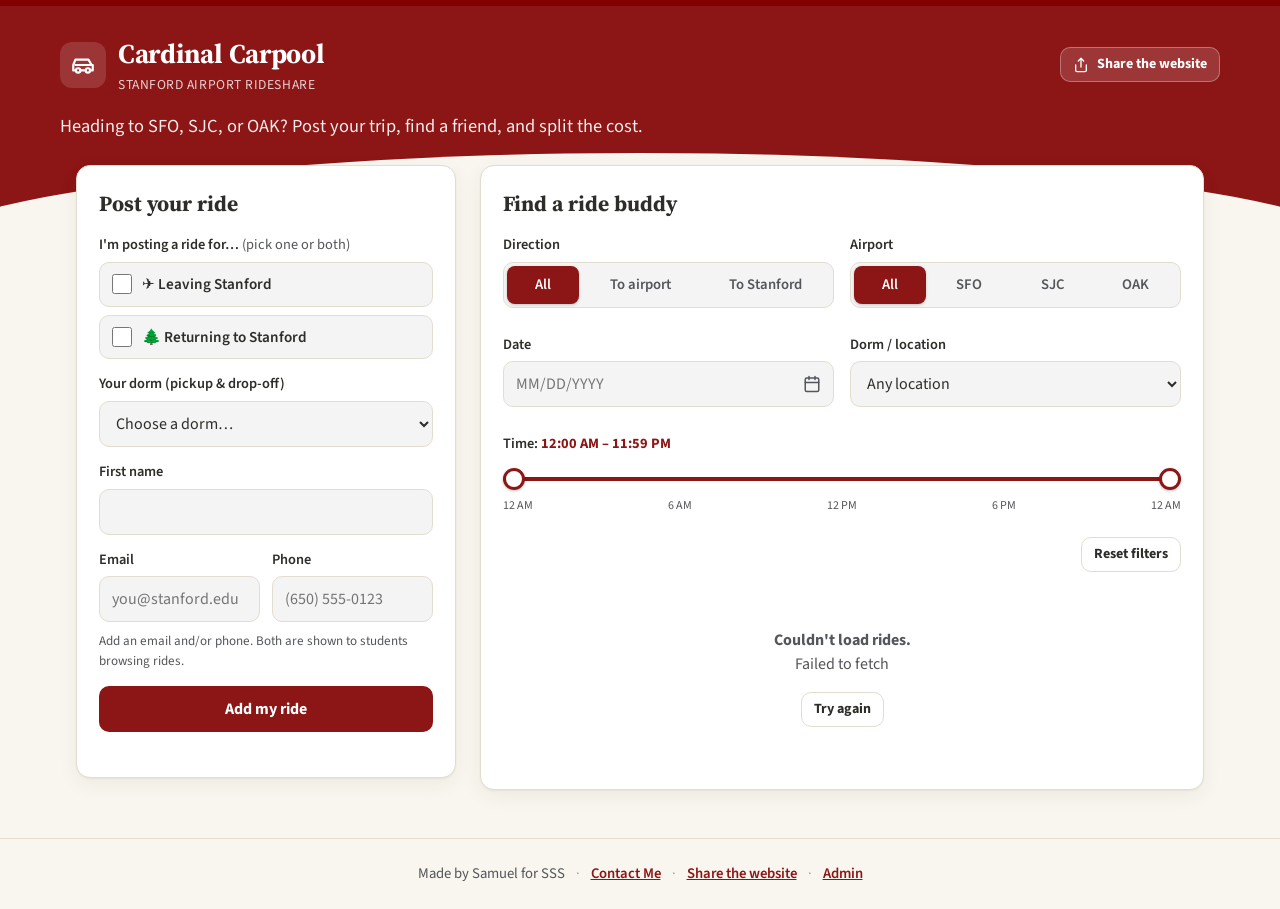
<file: index.html>
<!doctype html>
<html lang="en">
<head>
  <meta charset="utf-8">
  <meta name="viewport" content="width=device-width, initial-scale=1">
  <title>Cardinal Carpool</title>
  <meta name="description" content="Find a Stanford student to share a ride to or from SFO, SJC, or OAK.">
  <meta property="og:title" content="Cardinal Carpool">
  <meta property="og:description" content="Find a Stanford student to share a ride to or from SFO, SJC, or OAK.">
  <meta name="theme-color" content="#8c1515">
  <link rel="icon" href="data:image/svg+xml,<svg xmlns='http://www.w3.org/2000/svg' viewBox='0 0 100 100'><rect width='100' height='100' rx='22' fill='%238c1515'/><text x='50' y='68' font-size='56' text-anchor='middle'>🚗</text></svg>">
  <link rel="preconnect" href="https://fonts.googleapis.com">
  <link rel="preconnect" href="https://fonts.gstatic.com" crossorigin>
  <link href="https://fonts.googleapis.com/css2?family=Source+Sans+3:wght@400;600;700&family=Source+Serif+4:opsz,wght@8..60,600;8..60,700&display=swap" rel="stylesheet">
  <link rel="stylesheet" href="css/styles.css?v=202610181726">
</head>
<body>
  <header class="site-header">
    <div class="header-inner">
      <div class="brand-row">
        <div class="brand">
          <button class="logo" id="logo" type="button" aria-label="Cardinal Carpool">
            <svg width="26" height="26" viewBox="0 0 24 24" fill="none" stroke="currentColor" stroke-width="2" stroke-linecap="round" stroke-linejoin="round" aria-hidden="true"><path d="M5 17h-2v-5l2-5h12l3 5h1v5h-2"/><circle cx="7.5" cy="17" r="2"/><circle cx="16.5" cy="17" r="2"/><path d="M9.5 17h5M5 12h15"/></svg>
          </button>
          <div>
            <h1>Cardinal Carpool</h1>
            <small>Stanford airport rideshare</small>
          </div>
        </div>
        <div class="header-actions">
          <button class="btn btn-light btn-sm" type="button" data-share>
            <svg width="16" height="16" viewBox="0 0 24 24" fill="none" stroke="currentColor" stroke-width="2" stroke-linecap="round" stroke-linejoin="round" aria-hidden="true"><path d="M4 12v8a2 2 0 0 0 2 2h12a2 2 0 0 0 2-2v-8"/><path d="M16 6l-4-4-4 4"/><path d="M12 2v13"/></svg>
            Share the website
          </button>
        </div>
      </div>
      <p class="tagline">Heading to SFO, SJC, or OAK? Post your trip, find a friend, and split the cost.</p>
    </div>
  </header>

  <main>
    <div id="demoNote" class="demo-note" hidden>
      <strong>Demo mode:</strong> no backend is connected yet, so rides are saved only in this browser.
    </div>

    <section class="card matches-card" id="matchesCard" aria-labelledby="matchesTitle" hidden>
      <div class="matches-head">
        <div>
          <h2 id="matchesTitle">Your matches</h2>
          <p class="sub" id="matchesSub">Rides near the trips you posted from this browser.</p>
        </div>
        <button class="btn btn-ghost btn-sm" type="button" data-share>Invite friends</button>
      </div>
      <div id="matchesList"></div>
    </section>

    <div class="layout">
      <!-- Post a ride -->
      <section class="card" id="postCard" aria-labelledby="postTitle">
        <div class="editing-banner">
          <span>Editing your ride</span>
          <button class="link-btn" type="button" id="cancelEdit">Cancel</button>
        </div>
        <h2 id="postTitle">Post your ride</h2>

        <form id="rideForm" novalidate>
          <div class="field">
            <span class="label">I'm posting a ride for… <span class="label-note">(pick one or both)</span></span>
            <div class="check-options" role="group" aria-label="Direction">
              <label class="check-option"><input type="checkbox" name="dir" value="to"><span>✈️ Leaving Stanford</span></label>
              <label class="check-option"><input type="checkbox" name="dir" value="from"><span>🌲 Returning to Stanford</span></label>
            </div>
          </div>

          <fieldset class="trip" id="trip-to" hidden>
            <legend>Departure: Stanford → airport</legend>
            <div class="field">
              <span class="label">Airport</span>
              <div class="segmented" role="radiogroup" aria-label="Departure: Stanford → airport airport">
                <label><input type="radio" name="to_airport" value="SFO" checked><span>SFO</span></label>
                <label><input type="radio" name="to_airport" value="SJC"><span>SJC</span></label>
                <label><input type="radio" name="to_airport" value="OAK"><span>OAK</span></label>
              </div>
            </div>
            <div class="row-2">
              <div class="field">
                <label for="to_date">Date</label>
                <div class="date-wrap" data-date-field>
                  <input type="text" id="to_date" name="to_date" placeholder="MM/DD/YYYY" inputmode="numeric" autocomplete="off" maxlength="10">
                  <button type="button" class="cal-btn" aria-label="Open calendar">
                  <svg width="18" height="18" viewBox="0 0 24 24" fill="none" stroke="currentColor" stroke-width="2" stroke-linecap="round" aria-hidden="true"><rect x="3" y="4" width="18" height="18" rx="2"/><path d="M16 2v4M8 2v4M3 10h18"/></svg>
                </button>
                <input type="date" tabindex="-1" aria-hidden="true">
                </div>
              </div>
              <div class="field">
                <label for="to_time">Leaving Stanford at</label>
                <input type="time" id="to_time" name="to_time">
              </div>
            </div>
            <div class="field">
              <label for="to_airline">Airline</label>
              <input type="text" id="to_airline" name="to_airline" list="airlineList" placeholder="e.g. United" autocomplete="off">
            </div>
            <div class="notify-box flex-box">
              <span class="label">🤝 I'm flexible: I could leave Stanford</span>
              <div class="flex-pairs">
                <label class="flex-pair"><select id="to_matchBefore" name="to_matchBefore" aria-label="How much earlier">
                  <option value="0">0 min</option>
                  <option value="15">15 min</option>
                  <option value="30">30 min</option>
                  <option value="45">45 min</option>
                  <option value="60" selected>1 hour</option>
                  <option value="90">1.5 hours</option>
                  <option value="120">2 hours</option>
                  <option value="150">2.5 hours</option>
                  <option value="180">3 hours</option>
                  <option value="210">3.5 hours</option>
                  <option value="240">4 hours</option>
                  <option value="270">4.5 hours</option>
                </select><span>earlier</span></label>
                <label class="flex-pair"><select id="to_matchAfter" name="to_matchAfter" aria-label="How much later">
                  <option value="0">0 min</option>
                  <option value="15" selected>15 min</option>
                  <option value="30">30 min</option>
                  <option value="45">45 min</option>
                  <option value="60">1 hour</option>
                  <option value="90">1.5 hours</option>
                  <option value="120">2 hours</option>
                  <option value="150">2.5 hours</option>
                  <option value="180">3 hours</option>
                  <option value="210">3.5 hours</option>
                  <option value="240">4 hours</option>
                  <option value="270">4.5 hours</option>
                </select><span>later</span></label>
              </div>
            </div>
          </fieldset>

          <fieldset class="trip" id="trip-from" hidden>
            <legend>Return: airport → Stanford</legend>
            <div class="field">
              <span class="label">Airport</span>
              <div class="segmented" role="radiogroup" aria-label="Return: airport → Stanford airport">
                <label><input type="radio" name="from_airport" value="SFO" checked><span>SFO</span></label>
                <label><input type="radio" name="from_airport" value="SJC"><span>SJC</span></label>
                <label><input type="radio" name="from_airport" value="OAK"><span>OAK</span></label>
              </div>
            </div>
            <div class="row-2">
              <div class="field">
                <label for="from_date">Date</label>
                <div class="date-wrap" data-date-field>
                  <input type="text" id="from_date" name="from_date" placeholder="MM/DD/YYYY" inputmode="numeric" autocomplete="off" maxlength="10">
                  <button type="button" class="cal-btn" aria-label="Open calendar">
                  <svg width="18" height="18" viewBox="0 0 24 24" fill="none" stroke="currentColor" stroke-width="2" stroke-linecap="round" aria-hidden="true"><rect x="3" y="4" width="18" height="18" rx="2"/><path d="M16 2v4M8 2v4M3 10h18"/></svg>
                </button>
                <input type="date" tabindex="-1" aria-hidden="true">
                </div>
              </div>
              <div class="field">
                <label for="from_time">Leaving the airport at</label>
                <input type="time" id="from_time" name="from_time">
              </div>
            </div>
            <div class="field">
              <label for="from_airline">Airline</label>
              <input type="text" id="from_airline" name="from_airline" list="airlineList" placeholder="e.g. United" autocomplete="off">
            </div>
            <div class="notify-box flex-box">
              <span class="label">🤝 I'm flexible: I could leave the airport</span>
              <div class="flex-pairs">
                <label class="flex-pair"><select id="from_matchBefore" name="from_matchBefore" aria-label="How much earlier">
                  <option value="0">0 min</option>
                  <option value="15" selected>15 min</option>
                  <option value="30">30 min</option>
                  <option value="45">45 min</option>
                  <option value="60">1 hour</option>
                  <option value="90">1.5 hours</option>
                  <option value="120">2 hours</option>
                  <option value="150">2.5 hours</option>
                  <option value="180">3 hours</option>
                  <option value="210">3.5 hours</option>
                  <option value="240">4 hours</option>
                  <option value="270">4.5 hours</option>
                </select><span>earlier</span></label>
                <label class="flex-pair"><select id="from_matchAfter" name="from_matchAfter" aria-label="How much later">
                  <option value="0">0 min</option>
                  <option value="15">15 min</option>
                  <option value="30">30 min</option>
                  <option value="45">45 min</option>
                  <option value="60" selected>1 hour</option>
                  <option value="90">1.5 hours</option>
                  <option value="120">2 hours</option>
                  <option value="150">2.5 hours</option>
                  <option value="180">3 hours</option>
                  <option value="210">3.5 hours</option>
                  <option value="240">4 hours</option>
                  <option value="270">4.5 hours</option>
                </select><span>later</span></label>
              </div>
            </div>
          </fieldset>
          <datalist id="airlineList"></datalist>

          <div class="field">
            <label for="location" id="locationLabel">Pickup location</label>
            <select id="location" name="location" required></select>
          </div>
          <div class="field" id="otherField" hidden>
            <label for="locationOther">Where exactly?</label>
            <input type="text" id="locationOther" name="locationOther" maxlength="80" placeholder="e.g. Escondido Village Studio 5">
          </div>

          <div class="field">
            <label for="firstName">First name</label>
            <input type="text" id="firstName" name="firstName" maxlength="40" autocomplete="given-name" required>
          </div>
          <div class="row-2">
            <div class="field">
              <label for="email">Email</label>
              <input type="email" id="email" name="email" maxlength="120" autocomplete="email" placeholder="you@stanford.edu">
            </div>
            <div class="field">
              <label for="phone">Phone</label>
              <input type="tel" id="phone" name="phone" maxlength="30" autocomplete="tel" placeholder="(650) 555-0123">
            </div>
          </div>
          <p class="hint" style="margin:-4px 0 14px;font-size:.82rem;color:var(--muted)">Add an email and/or phone. Both are shown to students browsing rides.</p>

          <button class="btn btn-primary btn-block" type="submit" id="submitBtn">Add my ride</button>
          <p class="form-error" id="formError" role="alert"></p>
        </form>
      </section>

      <!-- Browse rides -->
      <section class="card" aria-labelledby="findTitle">
        <h2 id="findTitle">Find a ride buddy</h2>

        <div class="filters">
          <div class="field">
            <span class="label">Direction</span>
            <div class="segmented" role="radiogroup" aria-label="Filter direction">
              <label><input type="radio" name="fDirection" value="" checked><span>All</span></label>
              <label><input type="radio" name="fDirection" value="to"><span>To airport</span></label>
              <label><input type="radio" name="fDirection" value="from"><span>To Stanford</span></label>
            </div>
          </div>
          <div class="field">
            <span class="label">Airport</span>
            <div class="segmented" role="radiogroup" aria-label="Filter airport">
              <label><input type="radio" name="fAirport" value="" checked><span>All</span></label>
              <label><input type="radio" name="fAirport" value="SFO"><span>SFO</span></label>
              <label><input type="radio" name="fAirport" value="SJC"><span>SJC</span></label>
              <label><input type="radio" name="fAirport" value="OAK"><span>OAK</span></label>
            </div>
          </div>
          <div class="field">
            <label for="fDate">Date</label>
            <div class="date-wrap" data-date-field>
              <input type="text" id="fDate" placeholder="MM/DD/YYYY" inputmode="numeric" autocomplete="off" maxlength="10">
              <button type="button" class="cal-btn" aria-label="Open calendar">
                <svg width="18" height="18" viewBox="0 0 24 24" fill="none" stroke="currentColor" stroke-width="2" stroke-linecap="round" aria-hidden="true"><rect x="3" y="4" width="18" height="18" rx="2"/><path d="M16 2v4M8 2v4M3 10h18"/></svg>
              </button>
              <input type="date" tabindex="-1" aria-hidden="true">
            </div>
          </div>
          <div class="field">
            <label for="fLocation">Dorm / location</label>
            <select id="fLocation"></select>
          </div>
          <div class="field full">
            <span class="label">Time: <span class="range-label" id="rangeLabel">12:00 AM – 11:59 PM</span></span>
            <div class="range" id="timeRange">
              <div class="range-track"></div>
              <div class="range-fill" id="rangeFill"></div>
              <input type="range" id="tMin" min="0" max="1440" step="15" value="0" aria-label="Earliest time">
              <input type="range" id="tMax" min="0" max="1440" step="15" value="1440" aria-label="Latest time">
            </div>
            <div class="range-ticks"><span>12 AM</span><span>6 AM</span><span>12 PM</span><span>6 PM</span><span>12 AM</span></div>
          </div>
        </div>

        <div class="filter-bar">
          <span class="count" id="count" aria-live="polite"></span>
          <div style="display:flex;gap:8px;flex-wrap:wrap">
            <button class="btn btn-ghost btn-sm" type="button" id="resetFilters">Reset filters</button>
          </div>
        </div>

        <div id="list"><div class="loading">Loading rides…</div></div>
      </section>
    </div>
  </main>

  <footer class="site-footer">
    Made by Samuel for SSS
    <span class="dot">·</span>
    <a href="mailto:sdesai05@stanford.edu?subject=Cardinal%20Carpool">Contact Me</a>
    <span class="dot">·</span>
    <button class="link-btn" type="button" data-share>Share the website</button>
    <span class="dot">·</span>
    <a href="admin.html">Admin</a>
  </footer>

  <dialog id="shareDialog" aria-labelledby="shareTitle"></dialog>
  <div class="toast-wrap" id="toasts" aria-live="polite"></div>

  <script src="js/config.js?v=202610181726"></script>
  <script src="js/api.js?v=202610181726"></script>
  <script src="js/ui.js?v=202610181726"></script>
  <script src="js/eggs.js?v=202610181726"></script>
  <script src="js/app.js?v=202610181726"></script>
</body>
</html>
</file>
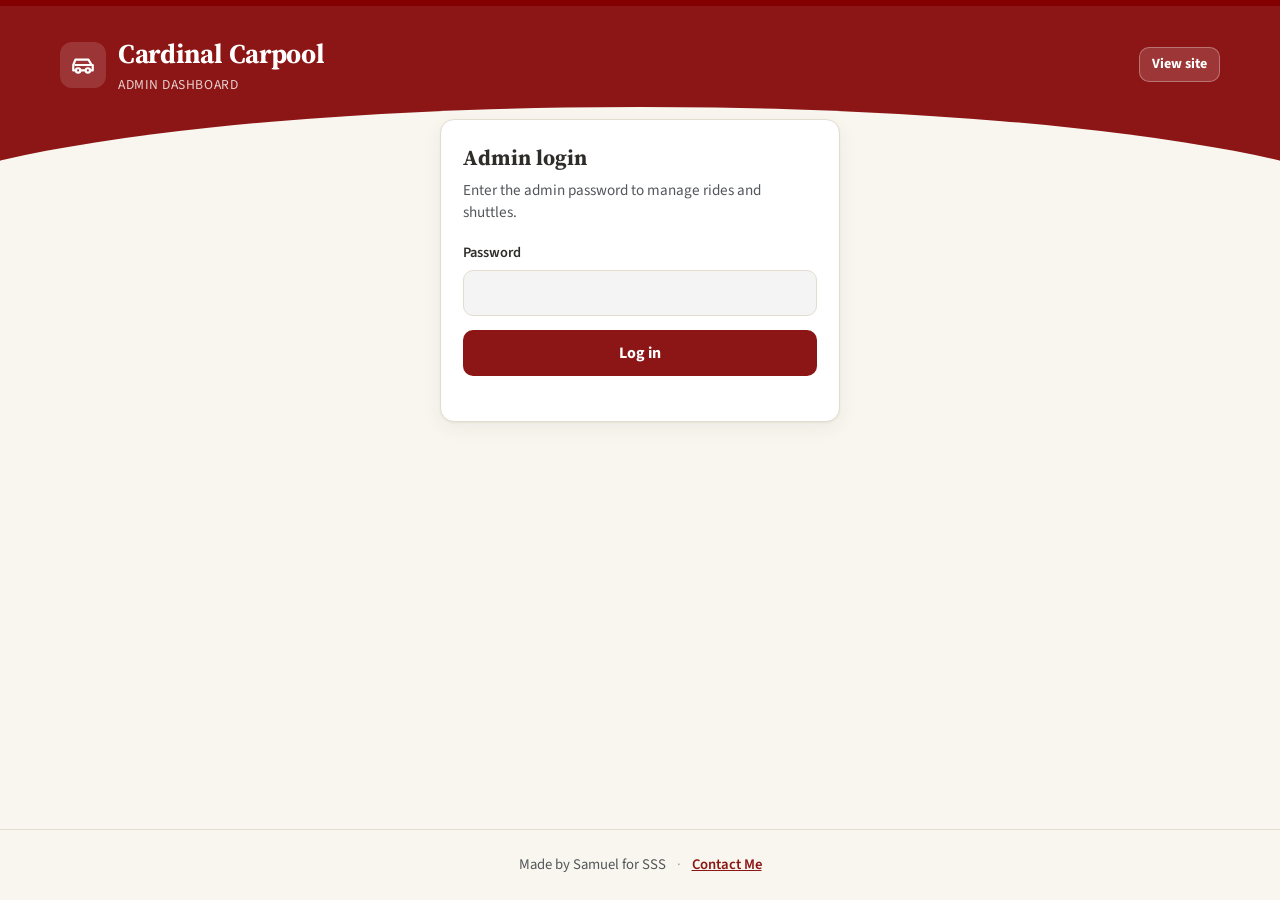
<file: admin.html>
<!doctype html>
<html lang="en">
<head>
  <meta charset="utf-8">
  <meta name="viewport" content="width=device-width, initial-scale=1">
  <title>Carpool Admin</title>
  <meta name="robots" content="noindex">
  <meta name="theme-color" content="#8c1515">
  <link rel="icon" href="data:image/svg+xml,<svg xmlns='http://www.w3.org/2000/svg' viewBox='0 0 100 100'><rect width='100' height='100' rx='22' fill='%238c1515'/><text x='50' y='68' font-size='56' text-anchor='middle'>🚗</text></svg>">
  <link rel="preconnect" href="https://fonts.googleapis.com">
  <link rel="preconnect" href="https://fonts.gstatic.com" crossorigin>
  <link href="https://fonts.googleapis.com/css2?family=Source+Sans+3:wght@400;600;700&family=Source+Serif+4:opsz,wght@8..60,600;8..60,700&display=swap" rel="stylesheet">
  <link rel="stylesheet" href="css/styles.css?v=202610181726">
</head>
<body>
  <header class="site-header">
    <div class="header-inner">
      <div class="brand-row">
        <a class="brand" href="./">
          <span class="logo" aria-hidden="true">
            <svg width="26" height="26" viewBox="0 0 24 24" fill="none" stroke="currentColor" stroke-width="2" stroke-linecap="round" stroke-linejoin="round"><path d="M5 17h-2v-5l2-5h12l3 5h1v5h-2"/><circle cx="7.5" cy="17" r="2"/><circle cx="16.5" cy="17" r="2"/><path d="M9.5 17h5M5 12h15"/></svg>
          </span>
          <div>
            <h1>Cardinal Carpool</h1>
            <small>Admin dashboard</small>
          </div>
        </a>
        <div class="header-actions">
          <a class="btn btn-light btn-sm" href="./">View site</a>
          <button class="btn btn-light btn-sm" type="button" id="logout" hidden>Log out</button>
        </div>
      </div>
    </div>
  </header>

  <main>
    <div id="demoNote" class="demo-note" hidden>
      <strong>Demo mode:</strong> no backend is connected, so data lives in this browser and nothing is shared with other people.
    </div>

    <!-- Login -->
    <section class="card login-card" id="loginCard">
      <h2>Admin login</h2>
      <p class="sub">Enter the admin password to manage rides and shuttles.</p>
      <form id="loginForm">
        <div class="field">
          <label for="password">Password</label>
          <input type="password" id="password" autocomplete="current-password" required>
        </div>
        <button class="btn btn-primary btn-block" type="submit">Log in</button>
        <p class="form-error" id="loginError" role="alert"></p>
      </form>
    </section>

    <!-- Dashboard -->
    <div id="dash" hidden>
      <div class="stats">
        <div class="stat"><b id="statRides">0</b><span>Upcoming rides</span></div>
        <div class="stat"><b id="statShuttles">0</b><span>Upcoming shuttles</span></div>
      </div>

      <div class="admin-grid">
        <div>
          <section class="card">
            <h2>Add a $5 shuttle</h2>
            <p class="sub">Shuttles appear on the ride list with a "Reserve a seat" button that opens your order form.</p>
            <form id="shuttleForm" novalidate>
              <div class="field">
                <span class="label">Direction</span>
                <div class="segmented">
                  <label><input type="radio" name="direction" value="to" checked><span>To airport</span></label>
                  <label><input type="radio" name="direction" value="from"><span>To Stanford</span></label>
                </div>
              </div>
              <div class="field">
                <span class="label">Airport</span>
                <div class="segmented">
                  <label><input type="radio" name="airport" value="SFO" checked><span>SFO</span></label>
                  <label><input type="radio" name="airport" value="SJC"><span>SJC</span></label>
                  <label><input type="radio" name="airport" value="OAK"><span>OAK</span></label>
                </div>
              </div>
              <div class="row-2">
                <div class="field">
                  <label for="sDate">Date</label>
                  <div class="date-wrap" data-date-field>
                    <input type="text" id="sDate" name="date" placeholder="MM/DD/YYYY" inputmode="numeric" autocomplete="off" maxlength="10">
                    <button type="button" class="cal-btn" aria-label="Open calendar">
                      <svg width="18" height="18" viewBox="0 0 24 24" fill="none" stroke="currentColor" stroke-width="2" stroke-linecap="round" aria-hidden="true"><rect x="3" y="4" width="18" height="18" rx="2"/><path d="M16 2v4M8 2v4M3 10h18"/></svg>
                    </button>
                    <input type="date" tabindex="-1" aria-hidden="true">
                  </div>
                </div>
                <div class="field">
                  <label for="sTime">Departure time</label>
                  <input type="time" id="sTime" name="time">
                </div>
              </div>
              <div class="field">
                <label for="sLocation">Pickup / drop-off location</label>
                <select id="sLocation" name="location"></select>
              </div>
              <div class="field" id="sOtherField" hidden>
                <label for="sLocationOther">Where exactly?</label>
                <input type="text" id="sLocationOther" name="locationOther" maxlength="80">
              </div>
              <div class="field">
                <label for="sOrderUrl">Order form link</label>
                <input type="url" id="sOrderUrl" name="orderUrl" placeholder="https://forms.gle/…">
                <div class="hint">Riders reserve and pay through this form.</div>
              </div>
              <div class="field">
                <label for="sNotes">Notes (optional)</label>
                <textarea id="sNotes" name="notes" maxlength="300" placeholder="e.g. 12 seats · meet at the Tresidder bus stop"></textarea>
              </div>
              <button class="btn btn-primary btn-block" type="submit" id="shuttleBtn">Add shuttle</button>
              <p class="form-error" id="shuttleError" role="alert"></p>
            </form>
          </section>

          <section class="card section-gap">
            <h2>Export</h2>
            <p class="sub">Download CSVs for a mail merge (Gmail, Outlook, Word, YAMM, etc.). Only upcoming rides are included.</p>
            <button class="btn btn-ghost btn-block" type="button" id="exportEmails">Export all emails (.csv)</button>
            <p class="count" style="margin:6px 0 14px">One row per email address, with first name and number of trips.</p>
            <button class="btn btn-primary btn-block" type="button" id="exportMatches">Export riders with a match (.csv)</button>
            <p class="count" style="margin:6px 0 0">One row per trip that has another rider or shuttle to the <strong>same airport</strong>, same direction, within <strong>±30 min</strong>. The closest match is described like "15 minutes before" or "10 minutes after".</p>
            <p class="count" id="exportResult" style="margin:8px 0 0"></p>
          </section>
        </div>

        <section class="card">
          <div class="filter-bar" style="margin:0 0 8px">
            <h2 style="margin:0">All rides</h2>
            <label class="count" style="display:flex;gap:6px;align-items:center"><input type="checkbox" id="showPast"> Show past rides</label>
          </div>
          <div class="table-wrap">
            <table>
              <thead>
                <tr><th>When</th><th>Trip</th><th>Who</th><th>Location</th><th>Contact</th><th></th></tr>
              </thead>
              <tbody id="rideRows"></tbody>
            </table>
          </div>
        </section>
      </div>
    </div>
  </main>

  <footer class="site-footer">
    Made by Samuel for SSS
    <span class="dot">·</span>
    <a href="mailto:sdesai05@stanford.edu?subject=Cardinal%20Carpool">Contact Me</a>
  </footer>

  <dialog id="shareDialog"></dialog>
  <div class="toast-wrap" id="toasts" aria-live="polite"></div>

  <script src="js/config.js?v=202610181726"></script>
  <script src="js/api.js?v=202610181726"></script>
  <script src="js/ui.js?v=202610181726"></script>
  <script src="js/admin.js?v=202610181726"></script>
</body>
</html>
</file>
<file: css/styles.css>
:root {
  /* Stanford identity palette — identity.stanford.edu/design-elements/color */
  --stanford-cardinal: #8c1515;        /* Cardinal Red */
  --stanford-cardinal-dark: #820000;   /* Cardinal Dark */
  --stanford-cardinal-bright: #b1040e; /* Cardinal Bright */
  --stanford-white: #ffffff;
  --stanford-black: #2e2d29;           /* Process Black */
  --stanford-cool-grey: #53565a;
  --stanford-fog: #f4f4f4;
  --stanford-light-sandstone: #f9f6ef;
  --stanford-sandstone: #d2c295;
  --stanford-stone: #7f7776;
  --stanford-palo-alto: #175e54;       /* accent: green */
  --stanford-poppy: #e98300;           /* accent: orange */
  --stanford-sky: #4298b5;             /* accent: blue */
  --stanford-illuminating: #fedd5c;    /* accent: yellow */

  --cardinal: var(--stanford-cardinal);
  --cardinal-dark: var(--stanford-cardinal-dark);
  --cardinal-soft: #f6eaea;
  --accent: var(--stanford-cardinal);
  --bg: var(--stanford-light-sandstone);
  --surface: var(--stanford-white);
  --surface-2: var(--stanford-fog);
  --text: var(--stanford-black);
  --muted: var(--stanford-cool-grey);
  --border: #e3ddd0;
  --success: var(--stanford-palo-alto);
  --success-soft: #e3efec;
  --gold: #a35c00;
  --gold-soft: #fdf0dc;
  --mine: var(--stanford-poppy);
  --shadow: 0 1px 2px rgba(46, 45, 41, 0.06), 0 6px 20px rgba(46, 45, 41, 0.06);
  --radius: 14px;
  --font: 'Source Sans 3', system-ui, -apple-system, 'Segoe UI', sans-serif;
  --font-serif: 'Source Serif 4', Georgia, 'Times New Roman', serif;
  color-scheme: light;
}

@media (prefers-color-scheme: dark) {
  :root:not([data-theme='light']) {
    --accent: #e86a6a;
    --cardinal-soft: #3a1f1f;
    --bg: #1c1b19;
    --surface: #2e2d29;
    --surface-2: #3a3935;
    --text: #f4f4f4;
    --muted: #b6b1a9;
    --border: #4a4843;
    --success: #6fbfae;
    --success-soft: #1d3330;
    --gold: #f5a93a;
    --gold-soft: #3d2c14;
    --shadow: 0 1px 2px rgba(0, 0, 0, 0.3), 0 6px 20px rgba(0, 0, 0, 0.25);
    color-scheme: dark;
  }
}

* { box-sizing: border-box; }
html { -webkit-text-size-adjust: 100%; }
body {
  margin: 0;
  font-family: var(--font);
  font-size: 16px;
  line-height: 1.5;
  color: var(--text);
  background: var(--bg);
  min-height: 100vh;
  display: flex;
  flex-direction: column;
}
a { color: var(--accent); }
button, input, select, textarea { font: inherit; color: inherit; }
[hidden] { display: none !important; }
.sr-only { position: absolute; width: 1px; height: 1px; overflow: hidden; clip: rect(0 0 0 0); white-space: nowrap; }

/* ---------- header ---------- */
.site-header {
  background: var(--stanford-cardinal);
  border-top: 6px solid var(--stanford-cardinal-dark);
  color: #fff;
  padding: 28px 16px 72px;
  position: relative;
  overflow: hidden;
}
.site-header::after {
  content: '';
  position: absolute;
  inset: auto -10% -60px -10%;
  height: 120px;
  background: var(--bg);
  border-radius: 50% 50% 0 0 / 100% 100% 0 0;
}
.header-inner { max-width: 1160px; margin: 0 auto; position: relative; z-index: 1; }
.brand-row { display: flex; align-items: center; justify-content: space-between; gap: 12px; flex-wrap: wrap; }
.brand { display: flex; align-items: center; gap: 12px; text-decoration: none; color: inherit; }
.logo {
  width: 46px; height: 46px; border-radius: 12px; background: rgba(255, 255, 255, 0.14);
  display: grid; place-items: center; cursor: pointer; border: 0; padding: 0; color: #fff;
  transition: transform 0.15s;
}
.logo:active { transform: scale(0.92); }
.brand h1 { margin: 0; font-family: var(--font-serif); font-size: 1.7rem; font-weight: 700; letter-spacing: -0.01em; }
.brand small { display: block; font-size: 0.85rem; opacity: 0.8; font-weight: 400; letter-spacing: 0.04em; text-transform: uppercase; }
.tagline { margin: 18px 0 0; font-size: 1.15rem; max-width: 620px; opacity: 0.92; }
.header-actions { display: flex; gap: 8px; }

/* ---------- layout ---------- */
main { flex: 1; width: 100%; max-width: 1160px; margin: -48px auto 0; padding: 0 16px 48px; position: relative; z-index: 2; }
.layout { display: grid; grid-template-columns: 380px minmax(0, 1fr); gap: 24px; align-items: start; }
@media (max-width: 900px) { .layout { grid-template-columns: minmax(0, 1fr); } }

.card {
  background: var(--surface);
  border: 1px solid var(--border);
  border-radius: var(--radius);
  box-shadow: var(--shadow);
  padding: 22px;
}
.card h2 { margin: 0 0 14px; font-family: var(--font-serif); font-size: 1.35rem; }
.card h2 + .sub { margin-top: -10px; }
.card .sub { margin: 0 0 18px; color: var(--muted); font-size: 0.95rem; }
.sticky { position: sticky; top: 16px; }
@media (max-width: 900px) { .sticky { position: static; } }

/* ---------- forms ---------- */
.field { margin-bottom: 14px; }
.field > label, .field > .label { display: block; font-weight: 600; font-size: 0.9rem; margin-bottom: 6px; }
.field .hint { font-size: 0.82rem; color: var(--muted); margin-top: 4px; }
.row-2 { display: grid; grid-template-columns: 1fr 1fr; gap: 12px; }
@media (max-width: 420px) { .row-2 { grid-template-columns: 1fr; } }

input[type='text'], input[type='email'], input[type='tel'], input[type='time'], input[type='url'],
input[type='password'], select, textarea {
  width: 100%;
  padding: 10px 12px;
  border: 1px solid var(--border);
  border-radius: 10px;
  background: var(--surface-2);
  min-height: 44px;
  transition: border-color 0.15s, box-shadow 0.15s;
}
textarea { resize: vertical; min-height: 72px; }
input:focus, select:focus, textarea:focus {
  outline: none;
  border-color: var(--accent);
  box-shadow: 0 0 0 3px color-mix(in srgb, var(--accent) 20%, transparent);
}
input[aria-invalid='true'] { border-color: var(--accent); }

.date-wrap { position: relative; }
.date-wrap input[type='text'] { padding-right: 44px; }
.date-wrap .cal-btn {
  position: absolute; right: 4px; top: 50%; transform: translateY(-50%);
  width: 36px; height: 36px; border: 0; background: transparent; border-radius: 8px;
  color: var(--muted); cursor: pointer; display: grid; place-items: center;
}
.date-wrap .cal-btn:hover { background: var(--border); color: var(--text); }
.date-wrap input[type='date'] { position: absolute; right: 0; bottom: 0; width: 1px; height: 1px; opacity: 0; pointer-events: none; }

.segmented { display: flex; background: var(--surface-2); border: 1px solid var(--border); border-radius: 10px; padding: 3px; gap: 3px; }
.segmented label { flex: 1 1 auto; position: relative; min-width: 0; }
.segmented input { position: absolute; opacity: 0; inset: 0; cursor: pointer; margin: 0; }
.segmented span {
  display: flex; align-items: center; justify-content: center; text-align: center; gap: 6px;
  padding: 8px 8px; min-height: 38px; border-radius: 8px; font-weight: 600; font-size: 0.92rem;
  white-space: nowrap; overflow: hidden; text-overflow: ellipsis;
  color: var(--muted); transition: background 0.15s, color 0.15s; line-height: 1.2;
}
.segmented input:checked + span { background: var(--cardinal); color: #fff; box-shadow: 0 1px 3px rgba(0, 0, 0, 0.2); }
.segmented input:focus-visible + span { outline: 2px solid var(--accent); outline-offset: 2px; }

.btn {
  display: inline-flex; align-items: center; justify-content: center; gap: 8px;
  padding: 10px 18px; min-height: 44px; border-radius: 10px; border: 1px solid transparent;
  font-weight: 700; cursor: pointer; text-decoration: none; transition: background 0.15s, transform 0.05s;
  white-space: nowrap;
}
.btn:active { transform: translateY(1px); }
.btn:disabled { opacity: 0.6; cursor: wait; }
.btn-primary { background: var(--cardinal); color: #fff; }
.btn-primary:hover { background: var(--cardinal-dark); }
.btn-ghost { background: transparent; border-color: var(--border); color: var(--text); }
.btn-ghost:hover { background: var(--surface-2); }
.btn-light { background: rgba(255, 255, 255, 0.15); color: #fff; border-color: rgba(255, 255, 255, 0.3); }
.btn-light:hover { background: rgba(255, 255, 255, 0.25); }
.btn-sm { padding: 6px 12px; min-height: 34px; font-size: 0.88rem; }
.btn-block { width: 100%; }
.btn-danger { background: transparent; color: var(--accent); border-color: var(--border); }
.btn-danger:hover { background: var(--cardinal-soft); }
.link-btn { background: none; border: 0; padding: 0; color: var(--accent); font-weight: 600; cursor: pointer; text-decoration: underline; }

.form-error { color: var(--accent); font-size: 0.9rem; min-height: 1.2em; margin: 6px 0 0; }
.editing-banner {
  display: none; align-items: center; justify-content: space-between; gap: 8px;
  background: var(--gold-soft); color: var(--gold); border-radius: 10px; padding: 8px 12px;
  font-weight: 600; font-size: 0.9rem; margin-bottom: 14px;
}
.editing .editing-banner { display: flex; }

.label-note { font-weight: 400; color: var(--muted); }
.check-options { display: grid; grid-template-columns: minmax(0, 1fr); gap: 8px; }
.check-option {
  display: flex; align-items: center; gap: 10px; padding: 10px 12px; min-height: 44px; cursor: pointer;
  border: 1px solid var(--border); border-radius: 10px; background: var(--surface-2);
  font-weight: 600; font-size: 0.95rem; min-width: 0; transition: border-color 0.15s, background 0.15s;
}
.check-option input { width: 20px; height: 20px; margin: 0; flex-shrink: 0; accent-color: var(--cardinal); cursor: pointer; }
.check-option:has(input:checked) { border-color: var(--cardinal); background: var(--cardinal-soft); }
.check-option:has(input:disabled) { opacity: 0.45; cursor: not-allowed; }
.check-option:has(input:focus-visible) { outline: 2px solid var(--accent); outline-offset: 2px; }
.trip { border: 1px solid var(--border); border-left: 4px solid var(--cardinal); border-radius: 10px; padding: 12px 14px 2px; margin: 0 0 14px; min-width: 0; }
.trip legend { font-weight: 700; font-size: 0.92rem; padding: 0 6px; margin-left: -6px; color: var(--accent); }
#trip-from { border-left-color: var(--stanford-palo-alto); }
#trip-from legend { color: var(--success); }
.segmented label:has(input:disabled) { opacity: 0.45; }

/* ---------- notify me ---------- */
.notify-box { border: 1px solid var(--border); background: var(--surface-2); border-radius: 10px; padding: 12px; margin-bottom: 16px; }
.flex-box { margin-bottom: 14px; padding: 10px 12px; }
.flex-box .label { display: block; font-weight: 600; font-size: 0.9rem; }
.flex-pairs { display: grid; grid-template-columns: repeat(2, minmax(0, 1fr)); gap: 8px; margin-top: 8px; }
.flex-pair { display: flex; align-items: center; gap: 6px; font-size: 0.9rem; min-width: 0; }
.flex-pair select { flex: 1; min-width: 0; min-height: 38px; padding: 6px 8px; }
.ride-overlap { color: var(--success); font-weight: 600; font-size: 0.88rem; }
.notify-window { display: flex; align-items: center; gap: 8px; margin: 8px 0 0; font-size: 0.92rem; flex-wrap: wrap; }
.notify-window select { width: auto; min-height: 38px; padding: 6px 10px; }
.notify-hint { margin: 8px 0 0; font-size: 0.82rem; color: var(--muted); }

/* ---------- your matches ---------- */
.matches-card { margin-bottom: 24px; border-top: 4px solid var(--cardinal); }
.matches-head h2 { margin-bottom: 4px; }
.matches-head { display: flex; justify-content: space-between; align-items: flex-start; gap: 12px; }
.match-trip { margin-top: 18px; }
.match-trip-head {
  display: flex; align-items: center; justify-content: space-between; gap: 8px; flex-wrap: wrap;
  background: var(--surface-2); border-radius: 10px; padding: 10px 14px; margin-bottom: 10px;
}
.match-trip-head strong { font-size: 1rem; }
.match-trip-head .count { font-size: 0.88rem; }
.match-none { color: var(--muted); font-size: 0.92rem; padding: 4px 4px 0; }

/* ---------- filters ---------- */
.filters { display: grid; grid-template-columns: repeat(2, minmax(0, 1fr)); gap: 12px 16px; margin-bottom: 4px; }
.filters .full { grid-column: 1 / -1; }
@media (max-width: 560px) { .filters { grid-template-columns: 1fr; } }
.filter-bar { display: flex; justify-content: space-between; align-items: center; gap: 12px; flex-wrap: wrap; margin-top: 8px; }
.count { color: var(--muted); font-size: 0.92rem; }

.range { position: relative; height: 36px; }
.range input[type='range'] {
  position: absolute; left: 0; right: 0; top: 8px; width: 100%; margin: 0; background: none;
  pointer-events: none; -webkit-appearance: none; appearance: none; height: 20px;
}
.range input[type='range']::-webkit-slider-thumb {
  -webkit-appearance: none; pointer-events: auto; width: 22px; height: 22px; border-radius: 50%;
  background: var(--surface); border: 3px solid var(--cardinal); cursor: grab; box-shadow: 0 1px 3px rgba(0,0,0,0.25);
}
.range input[type='range']::-moz-range-thumb {
  pointer-events: auto; width: 18px; height: 18px; border-radius: 50%;
  background: var(--surface); border: 3px solid var(--cardinal); cursor: grab;
}
.range input[type='range']:focus-visible::-webkit-slider-thumb { box-shadow: 0 0 0 4px color-mix(in srgb, var(--accent) 30%, transparent); }
.range-track { position: absolute; left: 0; right: 0; top: 16px; height: 4px; border-radius: 4px; background: var(--border); }
.range-fill { position: absolute; top: 16px; height: 4px; border-radius: 4px; background: var(--cardinal); }
.range-label { font-weight: 700; color: var(--accent); font-variant-numeric: tabular-nums; }
.range-ticks { display: flex; justify-content: space-between; font-size: 0.75rem; color: var(--muted); }

/* ---------- ride list ---------- */
.day-group { margin-top: 22px; }
.day-group h3 {
  font-size: 0.82rem; text-transform: uppercase; letter-spacing: 0.08em; color: var(--muted);
  margin: 0 0 10px; display: flex; align-items: center; gap: 10px;
}
.day-group h3::after { content: ''; flex: 1; height: 1px; background: var(--border); }
.rides { display: grid; gap: 10px; }
.ride {
  display: grid; grid-template-columns: 84px minmax(0, 1fr) auto; gap: 14px; align-items: center;
  padding: 14px 16px; border: 1px solid var(--border); border-radius: 12px; background: var(--surface);
  transition: border-color 0.15s, box-shadow 0.15s;
}
.ride:hover { border-color: color-mix(in srgb, var(--accent) 35%, var(--border)); }
.ride.mine { border-color: var(--mine); box-shadow: inset 4px 0 0 var(--mine); }
.ride.shuttle { background: var(--cardinal-soft); border-color: color-mix(in srgb, var(--accent) 40%, var(--border)); }
.ride.highlight { animation: pulse 1.6s ease-out; }
@keyframes pulse { 0% { box-shadow: 0 0 0 0 color-mix(in srgb, var(--accent) 50%, transparent); } 100% { box-shadow: 0 0 0 14px transparent; } }
.ride-time { font-size: 1.15rem; font-weight: 700; font-variant-numeric: tabular-nums; line-height: 1.15; }
.ride-time small { display: block; font-size: 0.75rem; font-weight: 600; color: var(--muted); text-transform: uppercase; letter-spacing: 0.05em; margin-top: 2px; }
.ride-main { min-width: 0; }
.ride-name { font-weight: 700; display: flex; align-items: center; gap: 8px; flex-wrap: wrap; }
.ride-meta { color: var(--muted); font-size: 0.92rem; overflow-wrap: anywhere; }
.ride-actions { display: flex; gap: 6px; flex-wrap: wrap; justify-content: flex-end; }
@media (max-width: 560px) {
  .ride { grid-template-columns: 70px minmax(0, 1fr); }
  .ride-actions { grid-column: 1 / -1; justify-content: flex-start; }
}
.badge {
  display: inline-flex; align-items: center; gap: 4px; font-size: 0.75rem; font-weight: 700;
  padding: 2px 8px; border-radius: 999px; background: var(--surface-2); border: 1px solid var(--border); color: var(--text);
}
.badge-shuttle { background: var(--cardinal); color: #fff; border-color: var(--cardinal); }
.badge-mine { background: var(--gold-soft); color: var(--gold); border-color: transparent; }
.badge-match { background: var(--success-soft); color: var(--success); border-color: transparent; }

.empty { text-align: center; padding: 40px 16px; color: var(--muted); }
.empty svg { color: var(--border); margin-bottom: 8px; }
.demo-note {
  background: var(--gold-soft); color: var(--gold); border-radius: 10px; padding: 10px 14px;
  font-size: 0.9rem; margin-bottom: 16px;
}
.loading { text-align: center; padding: 32px; color: var(--muted); }

/* ---------- modal / share ---------- */
dialog {
  border: 0; border-radius: var(--radius); padding: 0; max-width: 420px; width: calc(100% - 32px);
  background: var(--surface); color: var(--text); box-shadow: 0 20px 60px rgba(0, 0, 0, 0.3);
}
dialog::backdrop { background: rgba(20, 10, 10, 0.5); }
.dialog-body { padding: 22px; }
.dialog-body h2 { margin: 0 0 4px; }
.share-grid { display: grid; grid-template-columns: 1fr 1fr; gap: 10px; margin: 16px 0; }
.share-grid .btn { flex-direction: column; gap: 4px; min-height: 76px; }
.share-link { display: flex; gap: 8px; }
.share-link input { flex: 1; font-size: 0.88rem; }
.dialog-close { position: absolute; top: 10px; right: 10px; }

/* ---------- toast ---------- */
.toast-wrap { position: fixed; left: 50%; bottom: 20px; transform: translateX(-50%); z-index: 100; display: grid; gap: 8px; width: max-content; max-width: calc(100% - 32px); }
.toast {
  background: #2e2d29; color: #fff; padding: 12px 18px; border-radius: 12px; box-shadow: 0 8px 24px rgba(0, 0, 0, 0.25);
  font-weight: 600; animation: toast-in 0.25s ease-out;
}
.toast.error { background: var(--cardinal); }
@keyframes toast-in { from { opacity: 0; transform: translateY(10px); } }

/* ---------- footer ---------- */
.site-footer { border-top: 1px solid var(--border); padding: 24px 16px; text-align: center; color: var(--muted); font-size: 0.92rem; }
.site-footer a { font-weight: 600; }
.site-footer .dot { margin: 0 8px; opacity: 0.5; }

/* ---------- admin ---------- */
.admin-grid { display: grid; grid-template-columns: 360px minmax(0, 1fr); gap: 24px; align-items: start; }
@media (max-width: 900px) { .admin-grid { grid-template-columns: minmax(0, 1fr); } }
.stats { display: grid; grid-template-columns: repeat(2, 1fr); gap: 12px; margin-bottom: 20px; }
.stat { background: var(--surface); border: 1px solid var(--border); border-radius: 12px; padding: 14px 16px; }
.stat b { display: block; font-size: 1.6rem; font-variant-numeric: tabular-nums; line-height: 1.1; }
.stat span { color: var(--muted); font-size: 0.85rem; }
.toggle { display: flex; align-items: center; justify-content: space-between; gap: 12px; padding: 12px 0; border-bottom: 1px solid var(--border); }
.toggle:last-child { border-bottom: 0; }
.switch { position: relative; width: 48px; height: 28px; flex-shrink: 0; }
.switch input { opacity: 0; width: 100%; height: 100%; position: absolute; margin: 0; cursor: pointer; z-index: 1; }
.switch span { position: absolute; inset: 0; background: var(--border); border-radius: 999px; transition: background 0.2s; }
.switch span::after { content: ''; position: absolute; left: 3px; top: 3px; width: 22px; height: 22px; border-radius: 50%; background: #fff; transition: transform 0.2s; box-shadow: 0 1px 3px rgba(0,0,0,0.3); }
.switch input:checked + span { background: var(--success); }
.switch input:checked + span::after { transform: translateX(20px); }
.table-wrap { overflow-x: auto; }
table { width: 100%; border-collapse: collapse; font-size: 0.92rem; }
th, td { text-align: left; padding: 10px 8px; border-bottom: 1px solid var(--border); vertical-align: top; }
th { font-size: 0.78rem; text-transform: uppercase; letter-spacing: 0.06em; color: var(--muted); }
tr.past td { opacity: 0.5; }
.login-card { max-width: 400px; margin: 0 auto; }
.section-gap { margin-top: 24px; }

/* ---------- easter eggs ---------- */
.falling { position: fixed; top: -40px; z-index: 200; pointer-events: none; font-size: 28px; animation: fall linear forwards; }
@keyframes fall { to { transform: translateY(110vh) rotate(360deg); } }
.drive-by { position: fixed; bottom: 40px; left: -120px; z-index: 200; font-size: 64px; pointer-events: none; animation: drive 2.4s ease-in forwards; }
@keyframes drive { to { transform: translateX(calc(100vw + 240px)); } }
.shake { animation: shake 0.5s; }
@keyframes shake { 25% { transform: translateX(-8px); } 50% { transform: translateX(8px); } 75% { transform: translateX(-4px); } }
.flip { transition: transform 1s; transform: rotate(180deg); }

@media (prefers-reduced-motion: reduce) {
  *, *::before, *::after { animation-duration: 0.01ms !important; animation-iteration-count: 1 !important; transition-duration: 0.01ms !important; }
}
</file>
